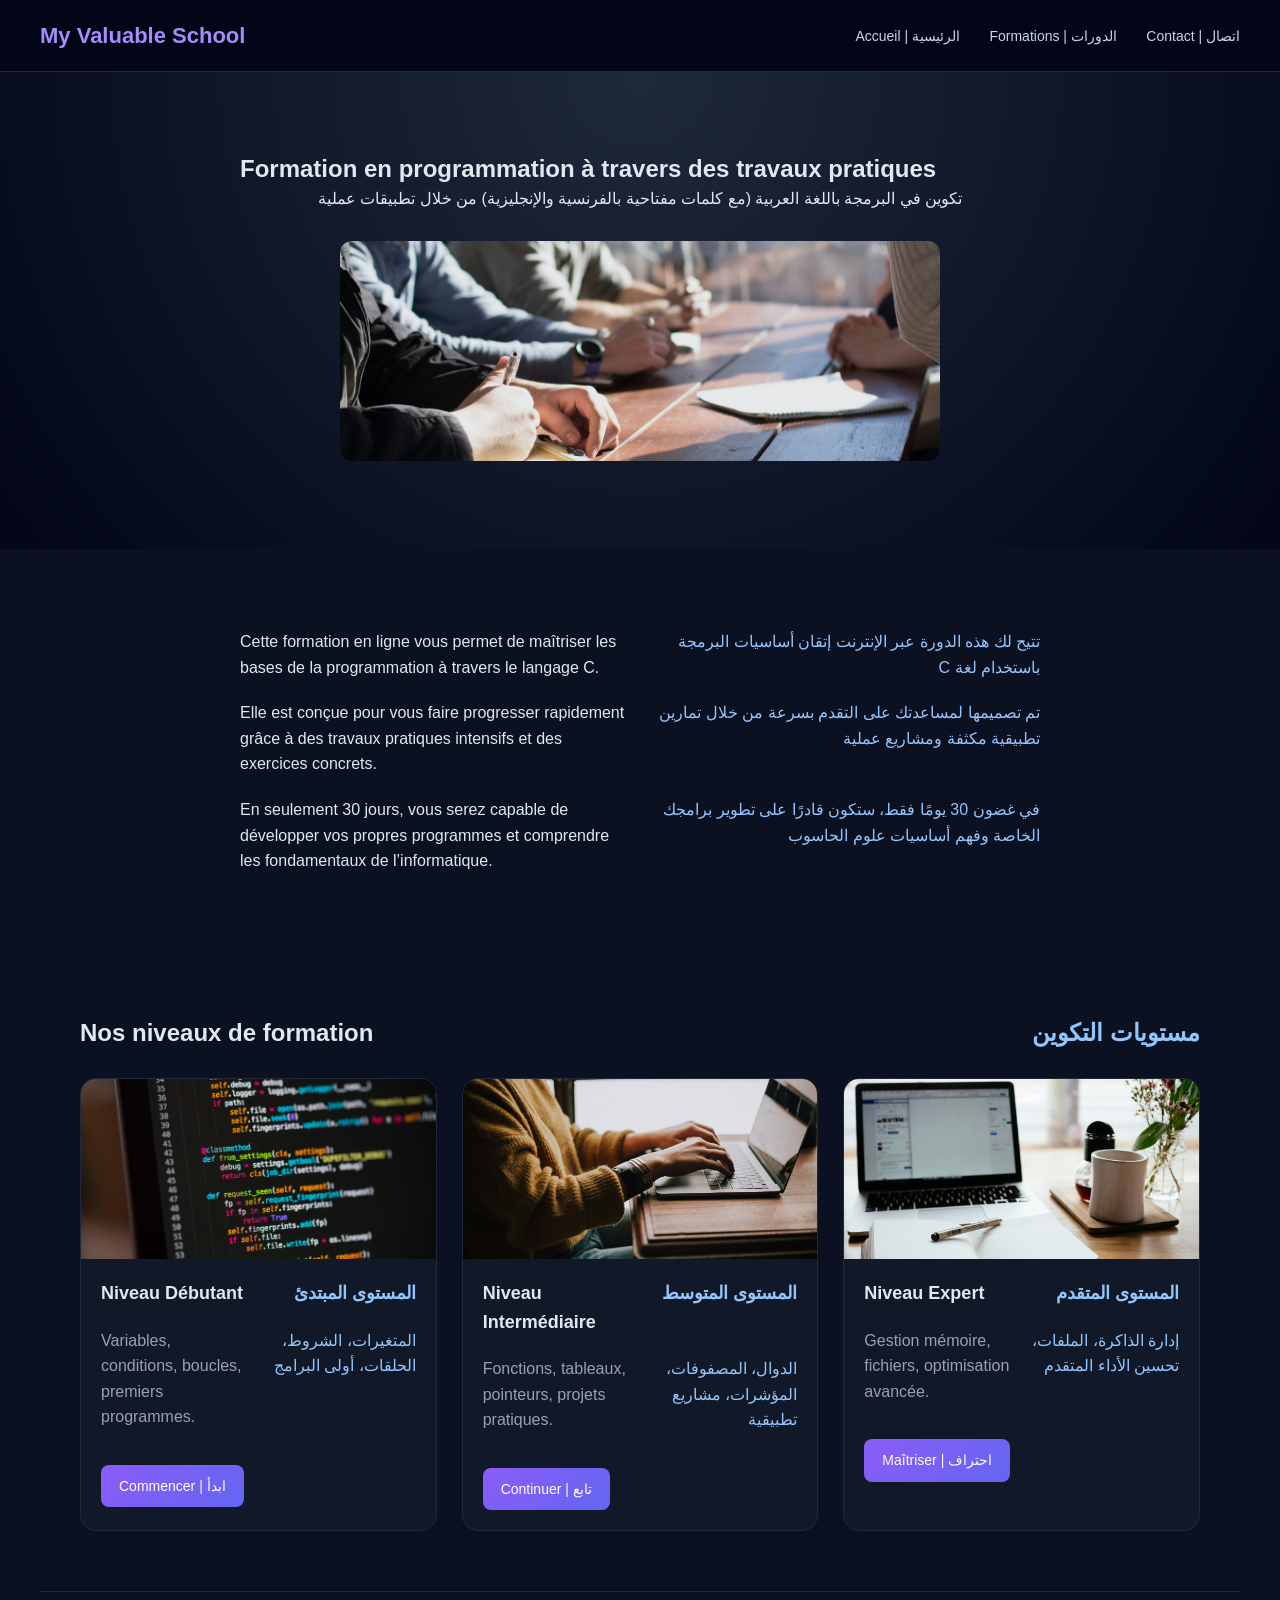
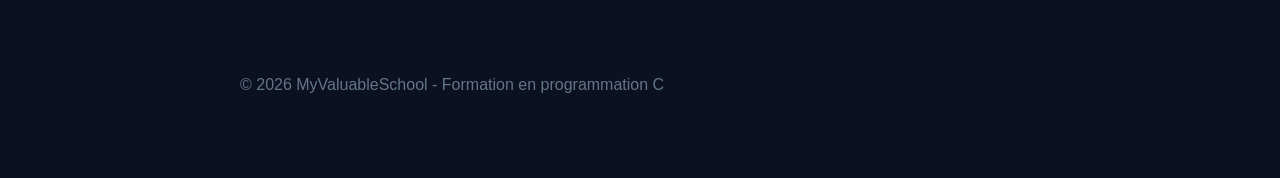
<file: index.html>
<!DOCTYPE html>
<html lang="fr" dir="ltr">
<head>
<meta charset="UTF-8">

<title>Formation C en ligne | Apprendre la programmation en 30 jours - MyValuableSchool</title>

<meta name="description" content="Apprenez la programmation en langage C en 30 jours grâce à une formation complète basée sur la pratique. Niveaux débutant, intermédiaire et expert.">
<meta name="keywords" content="formation C, apprendre C, programmation C, cours C en ligne, débutant C, TP programmation">

<!-- SEO ARABE -->
<meta name="description" lang="ar" content="تعلم برمجة لغة C خلال 30 يومًا مع دورة عملية كاملة للمبتدئين والمتوسطين والمتقدمين">
<meta name="keywords" lang="ar" content="تعلم C, دورة C, برمجة C, تعليم البرمجة, لغة C">

<!-- MULTILINGUE SEO -->
<link rel="alternate" hreflang="fr" href="index.html">
<link rel="alternate" hreflang="ar" href="index.html">

<meta name="viewport" content="width=device-width, initial-scale=1.0">

<link rel="stylesheet" href="style.css">

<style>

/* HERO AMELIORE */
.hero {
  padding:80px 20px;
  text-align:center;
  background: radial-gradient(circle at top, #1e293b, #020617);
}

.hero h2 {
  font-size:24px;
  font-weight:700;
  max-width:800px;
  margin:auto;
  line-height:1.4;
}

.hero-img {
  margin-top:30px;
  max-width:600px;
  width:100%;
  height:220px;
  object-fit:cover;
  border-radius:12px;
  opacity:0.9;
}

/* INTRO + LECTURE */
.container p {
  max-width:800px;
  margin:20px auto;
  font-size:16px;
}

/* BILINGUE */
.bilingual {
  display:flex;
  gap:20px;
}

.bilingual span {
  width:50%;
}

.ar {
  direction:rtl;
  text-align:right;
  color:#93c5fd;
  font-family:"Tahoma", sans-serif;
}

</style>

</head>

<body>

<header>
  <h1>My Valuable School</h1>
  <nav>
    <a href="index.html">Accueil | الرئيسية</a>
    <a href="#formations">Formations | الدورات</a>
    <a href="contact.html">Contact | اتصال</a>
  </nav>
</header>

<!-- HERO -->
<section class="hero">

  <h2 class="bilingual">
    Formation en programmation à travers des travaux pratiques
  </h2>
  <center>

  تكوين في البرمجة باللغة العربية (مع كلمات مفتاحية بالفرنسية والإنجليزية) من خلال تطبيقات عملية
</center>
  <!-- IMAGE REDUITE -->
  <img class="hero-img" 
       src="assets/dylan-gillis-KdeqA3aTnBY-unsplash.jpg"
       alt="Apprendre la programmation C | تعلم البرمجة بلغة C">

</section>

<!-- INTRO -->
<section class="container">

  <p class="bilingual">
    <span>
      Cette formation en ligne vous permet de maîtriser les bases de la programmation à travers le langage C.
    </span>
    <span class="ar">
      تتيح لك هذه الدورة عبر الإنترنت إتقان أساسيات البرمجة باستخدام لغة C
    </span>
  </p>

  <p class="bilingual">
    <span>
      Elle est conçue pour vous faire progresser rapidement grâce à des travaux pratiques intensifs et des exercices concrets.
    </span>
    <span class="ar">
      تم تصميمها لمساعدتك على التقدم بسرعة من خلال تمارين تطبيقية مكثفة ومشاريع عملية
    </span>
  </p>

  <p class="bilingual">
    <span>
      En seulement 30 jours, vous serez capable de développer vos propres programmes et comprendre les fondamentaux de l’informatique.
    </span>
    <span class="ar">
      في غضون 30 يومًا فقط، ستكون قادرًا على تطوير برامجك الخاصة وفهم أساسيات علوم الحاسوب
    </span>
  </p>

</section>

<!-- NIVEAUX -->
<section id="formations" class="container">
  <h2 class="bilingual">
    <span>Nos niveaux de formation</span>
    <span class="ar">مستويات التكوين </span>
  </h2>
</br>
  <div class="grid">

    <a href="course.html?id=1" class="card">
      <img src="assets/chris-ried-ieic5Tq8YMk-unsplash.jpg" alt="Formation C débutant | تعلم C للمبتدئين">
      <div class="card-content">
        <h3 class="bilingual">
          <span>Niveau Débutant</span>
          <span class="ar">المستوى المبتدئ</span>
        </h3>
        <p class="bilingual">
          <span>Variables, conditions, boucles, premiers programmes.</span>
          <span class="ar">المتغيرات، الشروط، الحلقات، أولى البرامج</span>
        </p>
        <span class="btn">Commencer | ابدأ</span>
      </div>
    </a>

    <a href="course.html?id=2" class="card">
      <img src="assets/christin-hume-mfB1B1s4sMc-unsplash.jpg" alt="Formation C intermédiaire | تعلم C المستوى المتوسط">
      <div class="card-content">
        <h3 class="bilingual">
          <span>Niveau Intermédiaire</span>
          <span class="ar">المستوى المتوسط</span>
        </h3>
        <p class="bilingual">
          <span>Fonctions, tableaux, pointeurs, projets pratiques.</span>
          <span class="ar">الدوال، المصفوفات، المؤشرات، مشاريع تطبيقية</span>
        </p>
        <span class="btn">Continuer | تابع</span>
      </div>
    </a>

    <a href="course.html?id=3" class="card">
      <img src="assets/nick-morrison-FHnnjk1Yj7Y-unsplash.jpg" alt="Formation C expert | تعلم C المتقدم">
      <div class="card-content">
        <h3 class="bilingual">
          <span>Niveau Expert</span>
          <span class="ar">المستوى المتقدم</span>
        </h3>
        <p class="bilingual">
          <span>Gestion mémoire, fichiers, optimisation avancée.</span>
          <span class="ar">إدارة الذاكرة، الملفات، تحسين الأداء المتقدم</span>
        </p>
        <span class="btn">Maîtriser | احتراف</span>
      </div>
    </a>

  </div>
</section>

<footer class="container">
  <p class="bilingual">
   © 2026 MyValuableSchool - Formation en programmation C
  </p>
</footer>

</body>
</html>
</file>
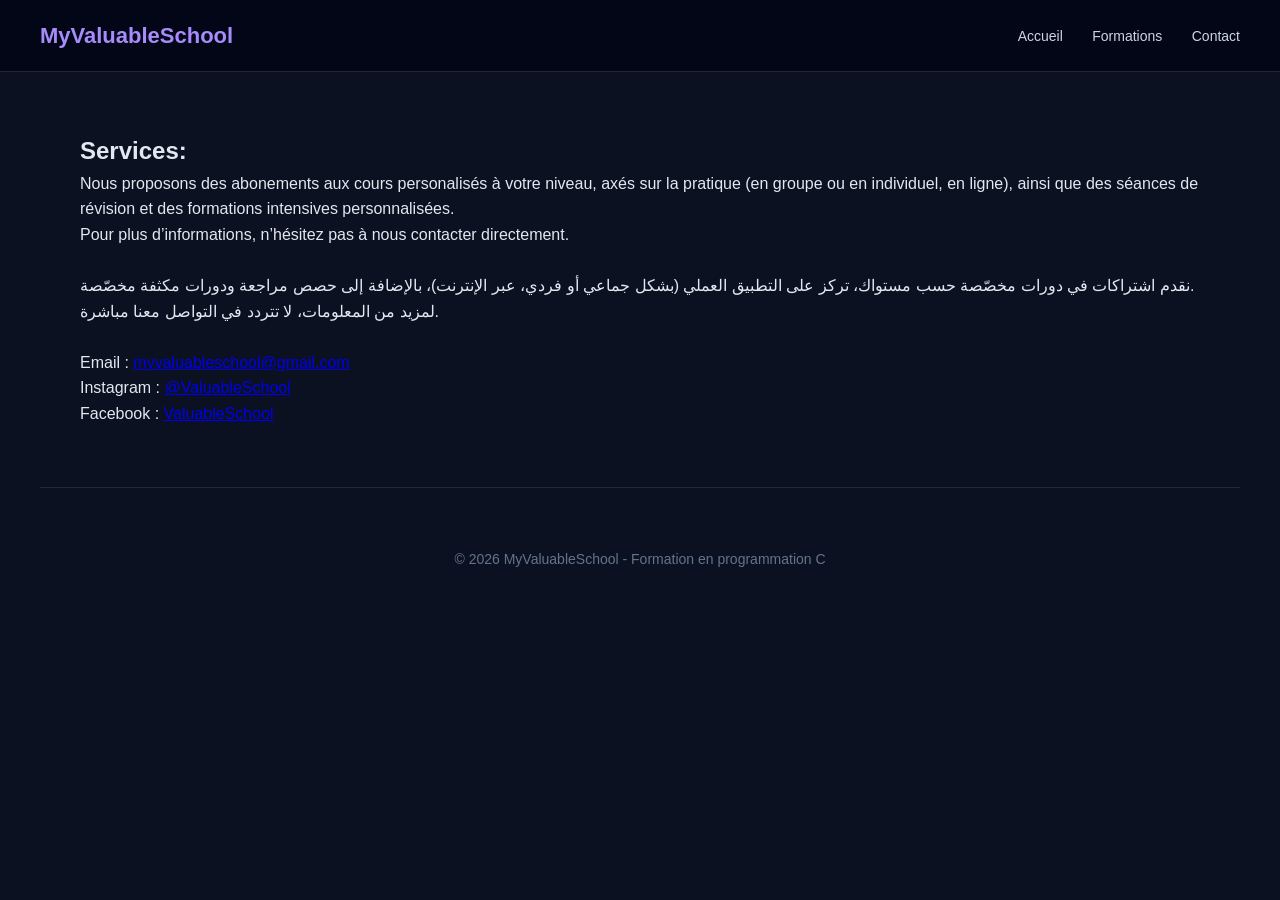
<file: contact.html>
<!DOCTYPE html>
<html lang="fr">
<head>
<meta charset="UTF-8">

<title>Contact | Formation C en ligne - MyValuableSchool</title>
<meta name="description" content="Contactez DevAcademy pour votre formation en programmation C. Email, Instagram et Facebook disponibles.">
<meta name="viewport" content="width=device-width, initial-scale=1.0">

<link rel="stylesheet" href="style.css">
</head>

<body>

<header>
  <h1>MyValuableSchool</h1>
  <nav>
    <a href="index.html">Accueil</a>
    <a href="index.html#formations">Formations</a>
    <a href="contact.html">Contact</a>
  </nav>
</header>

<section class="container">
  <h2>Services: </h2>
    <p>
 Nous proposons des abonements aux cours personalisés à votre niveau, axés sur la pratique (en groupe ou en individuel, en ligne), ainsi que des séances de révision et des formations intensives personnalisées. 
      </p>
  <p>
      Pour plus d’informations, n’hésitez pas à nous contacter directement.
    </p>

</br>
  <p> نقدم اشتراكات في دورات مخصّصة حسب مستواك، تركز على التطبيق العملي (بشكل جماعي أو فردي، عبر الإنترنت)، بالإضافة إلى حصص مراجعة ودورات مكثفة مخصّصة.
  </p>
  <p> لمزيد من المعلومات، لا تتردد في التواصل معنا مباشرة. </p>
  </br>
  <p> Email : <a href="mailto:myvaluableschool@gmail.com">myvaluableschool@gmail.com</a></p>
  <p>Instagram : <a href="#">@ValuableSchool</a></p>
  <p>Facebook : <a href="#">ValuableSchool</a></p>
</section>

<footer class="container">
  <p>© 2026 MyValuableSchool - Formation en programmation C</p>
</footer>

</body>
</html>
</file>
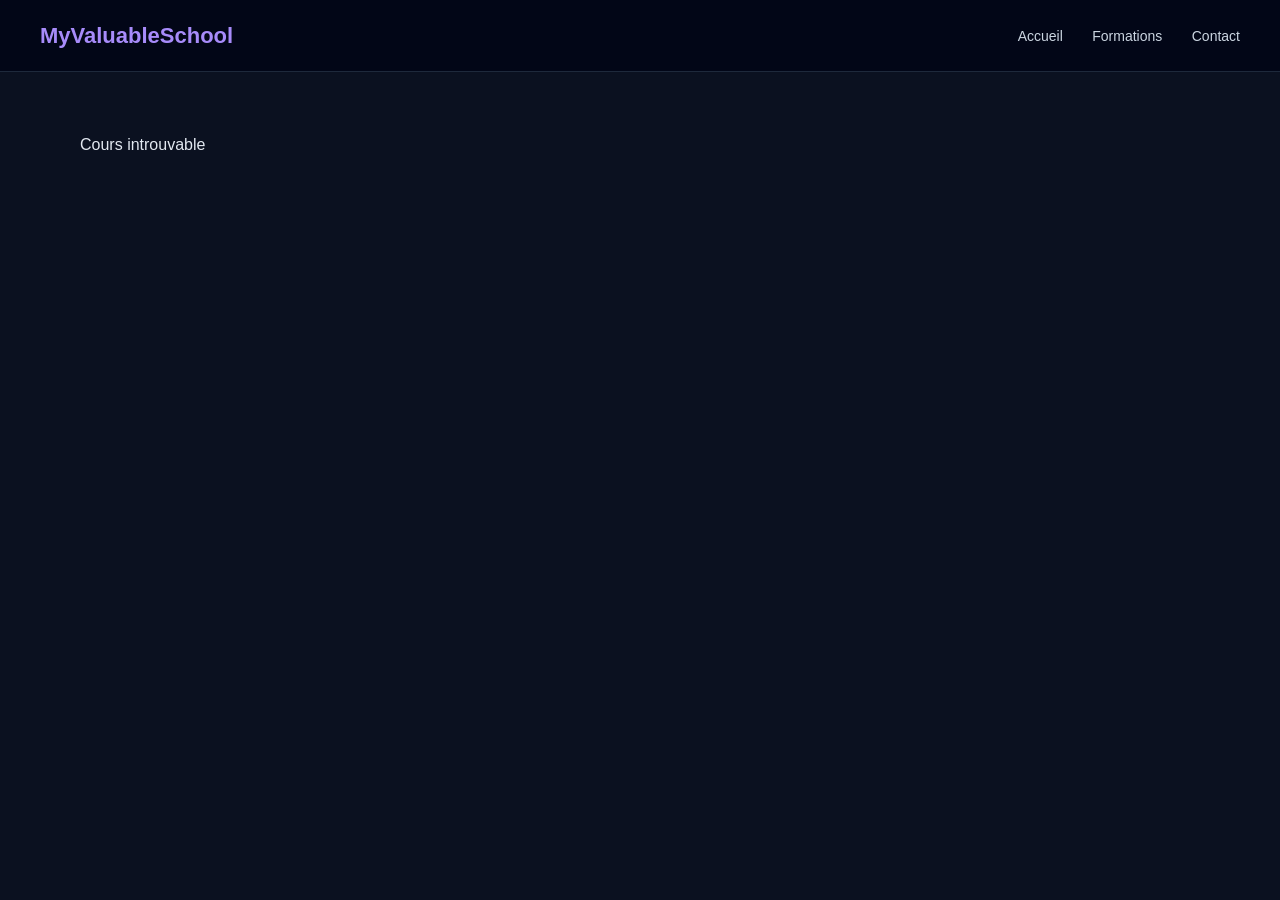
<file: course.html>
<!DOCTYPE html>
<html lang="fr">
<head>
<meta charset="UTF-8">

<title>Cours de programmation C - MyValuableSchool</title>
<meta name="description" content="Cours complet en langage C avec vidéos et ressources.">
<meta name="viewport" content="width=device-width, initial-scale=1.0">

<link rel="stylesheet" href="style.css">
</head>

<body>

<header>
  <h1>MyValuableSchool</h1>
  <nav>
    <a href="index.html">Accueil</a>
    <a href="index.html#formations">Formations</a>
    <a href="contact.html">Contact</a>
  </nav>
</header>

<div id="course-container" class="container"></div>

<script src="script.js"></script>

</body>
</html>
</file>
<file: style.css>
/* RESET */
* {
  margin:0;
  padding:0;
  box-sizing:border-box;
}

body {
  font-family: "Inter", Arial, sans-serif;
  background:#0b1120;
  color:#e2e8f0;
  line-height:1.6;
}

/* HEADER */
header {
  display:flex;
  justify-content:space-between;
  align-items:center;
  padding:18px 40px;
  background:rgba(2,6,23,0.9);
  backdrop-filter: blur(10px);
  position:sticky;
  top:0;
  z-index:1000;
  border-bottom:1px solid #1e293b;
}

header h1 {
  color:#a78bfa;
  font-size:22px;
  font-weight:600;
}

nav a {
  margin-left:25px;
  color:#cbd5e1;
  text-decoration:none;
  font-size:14px;
  transition:0.3s;
}

nav a:hover {
  color:#a78bfa;
}

/* HERO */
.hero {
  padding:100px 40px;
  text-align:center;
  background: radial-gradient(circle at top, #1e293b, #020617);
}

.hero h2 {
  font-size:42px;
  font-weight:700;
  margin-bottom:15px;
}

.hero p {
  color:#94a3b8;
  font-size:18px;
}

/* CONTAINER */
.container {
  padding:60px 40px;
  max-width:1200px;
  margin:auto;
}

/* GRID (cards accueil) */
.grid {
  display:grid;
  grid-template-columns:repeat(auto-fit,minmax(280px,1fr));
  gap:25px;
}

/* CARD */
.card {
  background:#111827;
  border-radius:16px;
  overflow:hidden;
  transition:all 0.3s ease;
  border:1px solid #1e293b;
  text-decoration:none;
  color:inherit;
}

.card:hover {
  transform:translateY(-5px);
  box-shadow:0 10px 30px rgba(0,0,0,0.4);
}

/* IMAGE */
.card img {
  width:100%;
  height:180px;
  object-fit:cover;
  display:block;
}

/* CONTENU */
.card-content {
  padding:20px;
}

.card-content h3 {
  margin-bottom:10px;
  font-size:18px;
}

.card-content p {
  color:#94a3b8;
  font-size:14px;
}

/* BUTTON */
.btn {
  display:inline-block;
  margin-top:15px;
  background:linear-gradient(135deg,#8b5cf6,#6366f1);
  padding:10px 18px;
  border-radius:8px;
  text-decoration:none;
  color:white;
  font-size:14px;
  transition:0.3s;
}

.btn:hover {
  transform:translateY(-2px);
  box-shadow:0 5px 15px rgba(139,92,246,0.4);
}

/* VIDEO INTRO (GRANDE) */
.video {
  width:100%;
  max-width:800px;
  border-radius:12px;
  margin:20px 0;
}

/* ========================= */
/* CHAPITRES (NOUVEAU DESIGN) */
/* ========================= */

.chapters-grid {
  display:grid;
  grid-template-columns:repeat(3, 1fr);
  gap:20px;
  margin-top:30px;
}

.chapter {
  background:#111827;
  padding:15px;
  border-radius:12px;
  border:1px solid #1e293b;
  transition:0.3s;
}

.chapter:hover {
  transform:translateY(-4px);
  box-shadow:0 8px 20px rgba(0,0,0,0.4);
}

.chapter h3 {
  font-size:15px;
  margin-bottom:10px;
}

/* VIDEO PETITE */
.chapter iframe {
  width:100%;
  height:160px;
  border-radius:8px;
  margin-bottom:10px;
}

/* RESSOURCES */
.chapter ul {
  margin-top:10px;
  padding-left:15px;
}

.chapter a {
  color:#a78bfa;
  text-decoration:none;
  font-size:13px;
}

/* FORM */
form {
  max-width:500px;
}

form input,
form select,
form textarea {
  width:100%;
  padding:12px;
  margin:10px 0;
  border-radius:8px;
  border:1px solid #1e293b;
  background:#020617;
  color:white;
}

form input:focus,
form textarea:focus {
  outline:none;
  border-color:#8b5cf6;
}

/* FOOTER */
footer {
  text-align:center;
  padding:30px;
  border-top:1px solid #1e293b;
  color:#64748b;
  font-size:14px;
}

/* RESPONSIVE */
@media(max-width:900px){
  .chapters-grid {
    grid-template-columns:repeat(2, 1fr);
  }
}

@media(max-width:768px){
  header {
    padding:15px 20px;
  }

  .hero {
    padding:70px 20px;
  }

  .hero h2 {
    font-size:30px;
  }

  .container {
    padding:40px 20px;
  }
}

@media(max-width:800px){
  .chapters-grid {
    grid-template-columns:1fr;
  }
}
</file>
